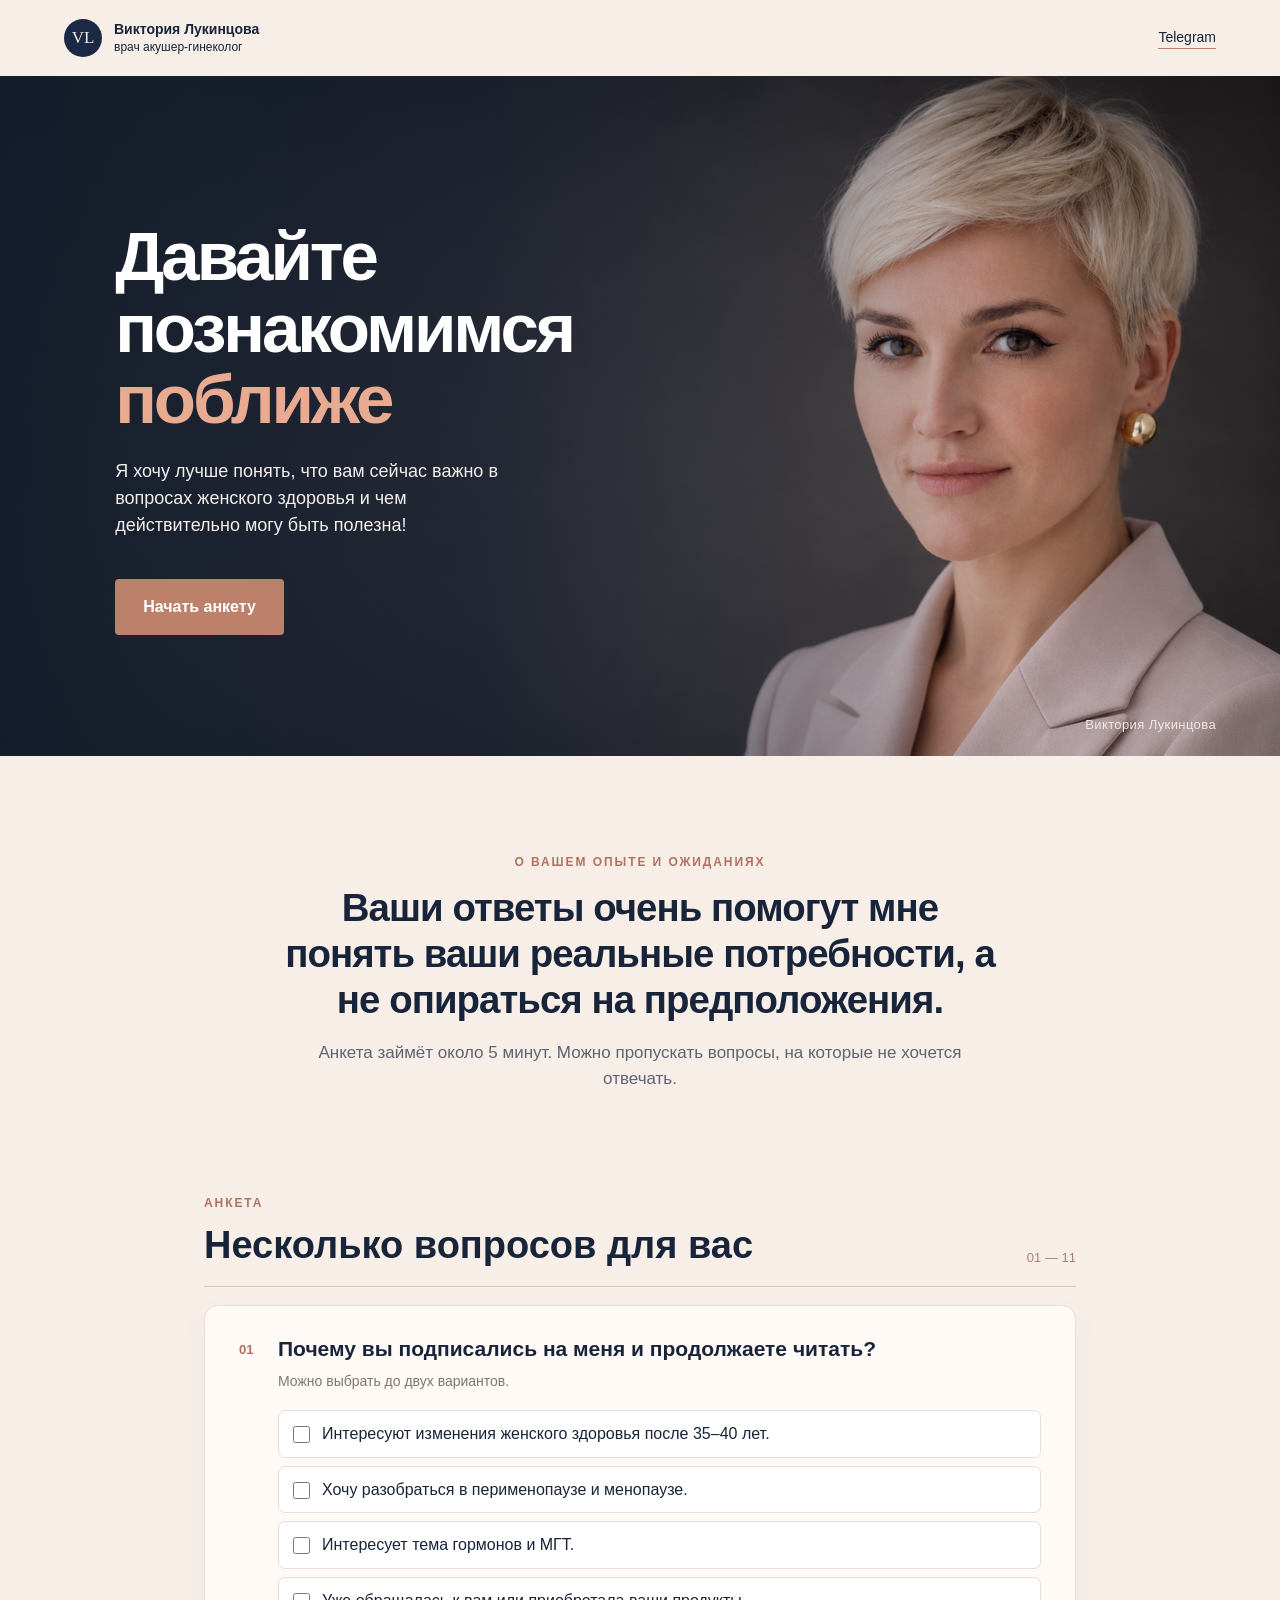
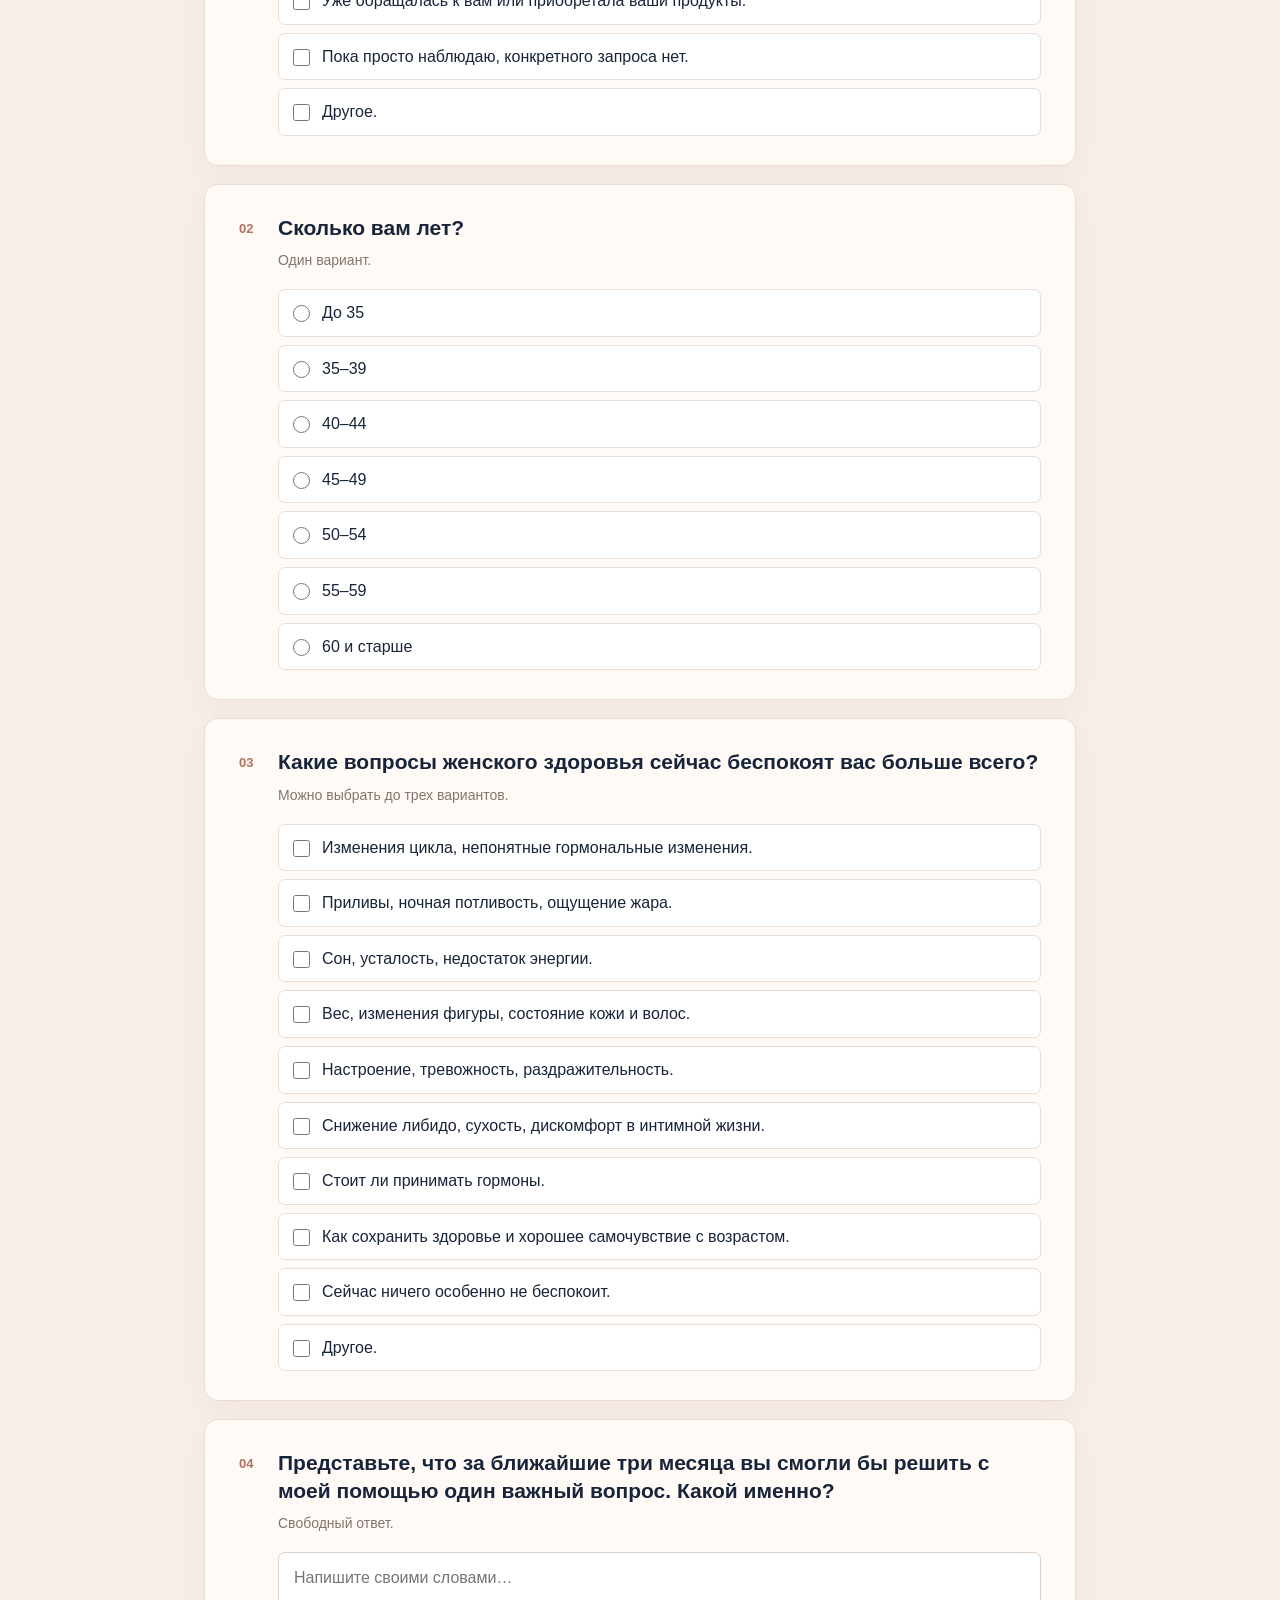
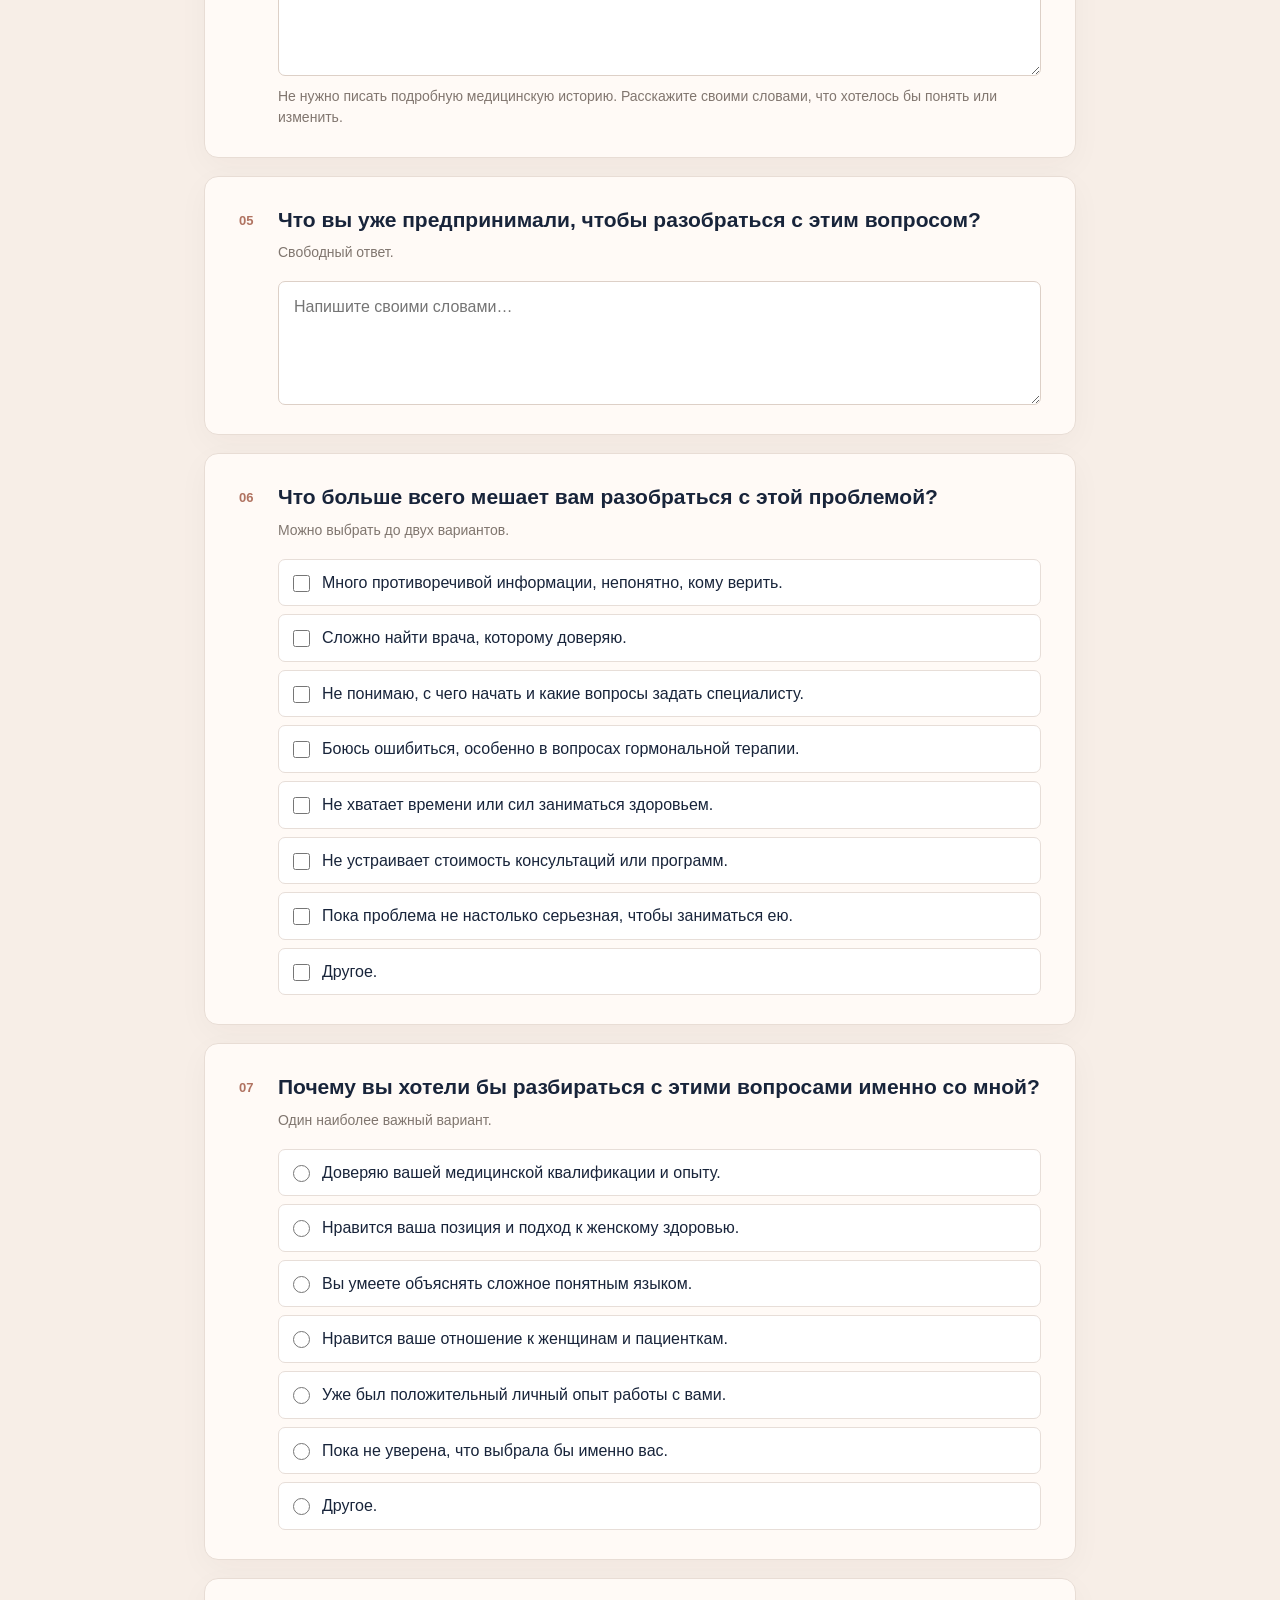
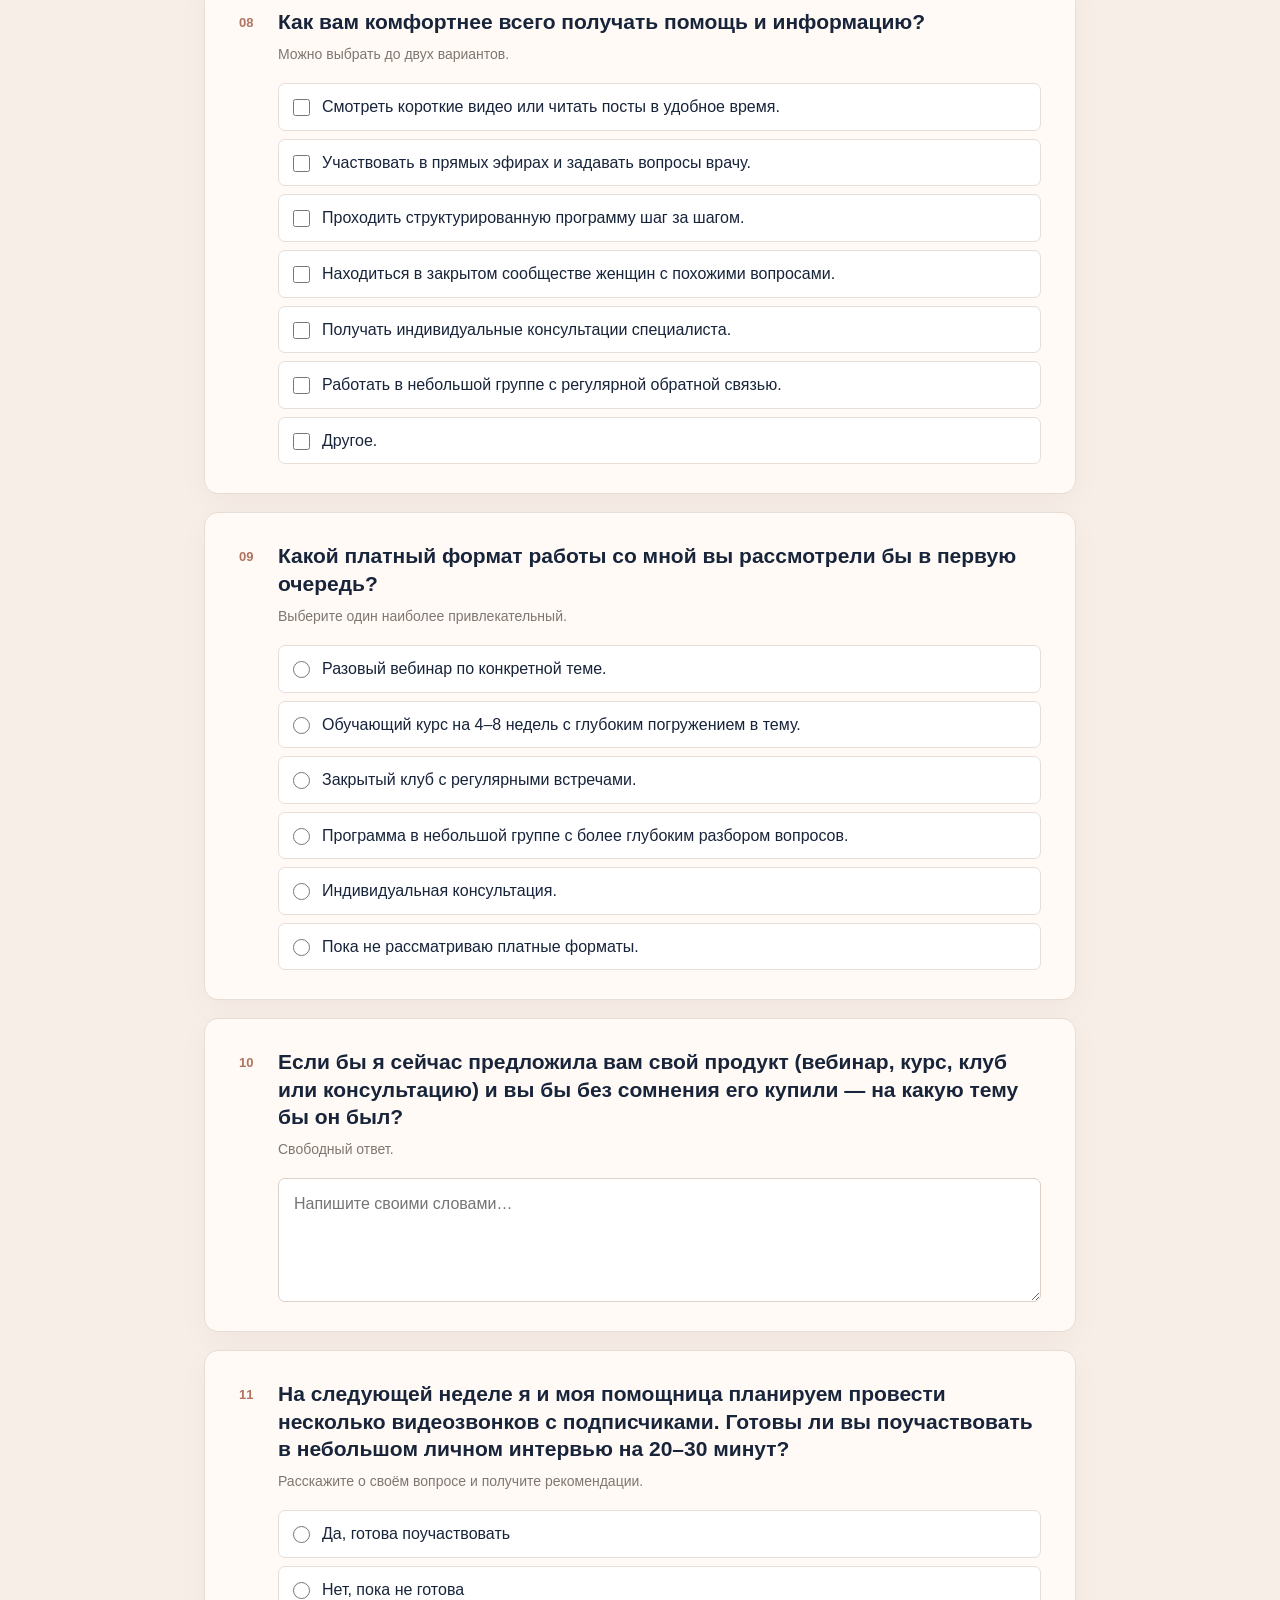
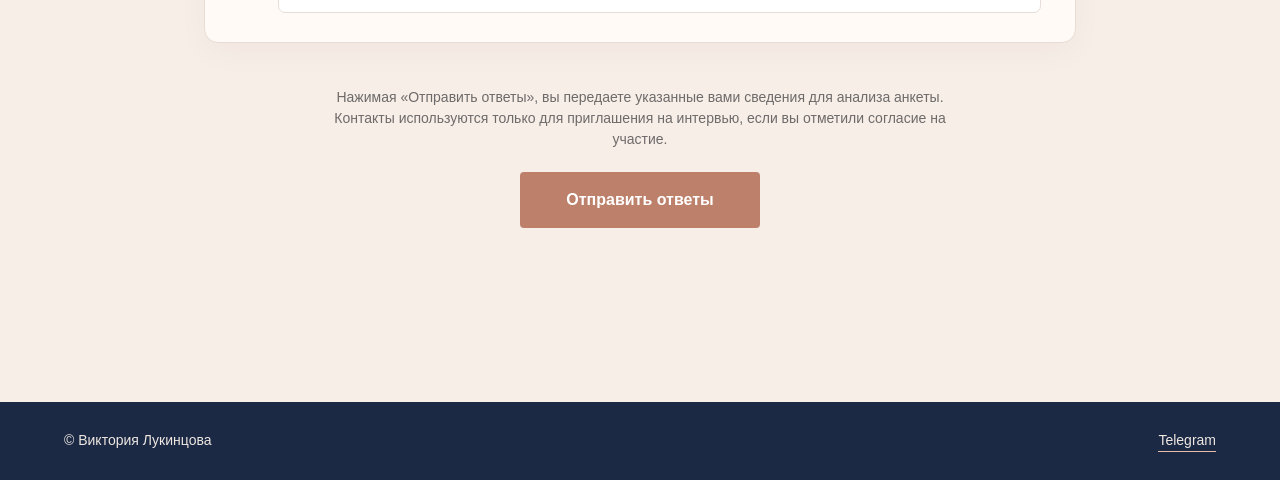
<file: index.html>
<!doctype html>
<html lang="ru">
<head>
  <meta charset="utf-8">
  <meta name="viewport" content="width=device-width,initial-scale=1">
  <meta name="theme-color" content="#f5ebe3">
  <meta name="description" content="Анкета о женском здоровье от врача акушера-гинеколога Виктории Лукинцовой.">
  <title>Давайте познакомимся поближе — Виктория Лукинцова</title>
  <link rel="stylesheet" href="style.css?v=survey-20261126-6">
</head>
<body>
  <header class="topbar"><a class="brand" href="#top"><span class="monogram">VL</span><span>Виктория Лукинцова<small>врач акушер-гинеколог</small></span></a><a class="toplink" href="https://t.me/tvoigynecolog" target="_blank" rel="noopener">Telegram</a></header>
  <main id="top">
    <section class="hero" aria-labelledby="hero-title">
      <div class="hero-photo" aria-hidden="true"></div><div class="hero-shade" aria-hidden="true"></div>
      <div class="hero-content"><h1 id="hero-title">Давайте<br>познакомимся<br><em>поближе</em></h1><p>Я хочу лучше понять, что вам сейчас важно в вопросах женского здоровья и чем действительно могу быть полезна!</p><a class="primary hero-cta" href="#survey">Начать анкету</a></div>
      <div class="hero-signature">Виктория Лукинцова</div>
    </section>
    <section class="intro"><p class="kicker">О вашем опыте и ожиданиях</p><h2>Ваши ответы очень помогут мне понять ваши реальные потребности, а не опираться на предположения.</h2><p>Анкета займёт около 5 минут. Можно пропускать вопросы, на которые не хочется отвечать.</p></section>
    <section class="survey-shell" id="survey" aria-labelledby="survey-title"><div class="survey-top"><div><p class="kicker">Анкета</p><h2 id="survey-title">Несколько вопросов для вас</h2></div><span>01 — 11</span></div>
      <form id="survey-form" novalidate><div id="questions"></div><div class="submit-panel"><p>Нажимая «Отправить ответы», вы передаете указанные вами сведения для анализа анкеты. Контакты используются только для приглашения на интервью, если вы отметили согласие на участие.</p><button class="primary" type="submit" id="submit-button">Отправить ответы</button><div id="form-status" role="status" aria-live="polite"></div></div></form>
      <section id="thank-you" class="thank-you" hidden tabindex="-1"><div class="thank-icon">✓</div><p class="kicker">Спасибо за участие</p><h2>Ваши ответы отправлены</h2><p>Вы помогли мне лучше понять, какие темы и форматы будут вам полезны.</p><div class="gift"><span>Подарок за участие</span><strong>Навигатор женского здоровья 35+</strong><p id="gift-pending">Ссылка на гайд появится здесь позже. Сохраните страницу, чтобы вернуться к ней.</p><a id="gift-link" class="primary" href="#" hidden>Читать гайд на сайте</a></div></section>
    </section>
  </main>
  <footer><span>© Виктория Лукинцова</span><a href="https://t.me/tvoigynecolog" target="_blank" rel="noopener">Telegram</a></footer>
  <iframe name="survey-sink" id="survey-sink" title="Отправка анкеты" hidden></iframe>
  <script src="config.js?v=guide-online-20261126-5"></script><script src="script.js?v=survey-20261126-5"></script>
</body>
</html>
</file>
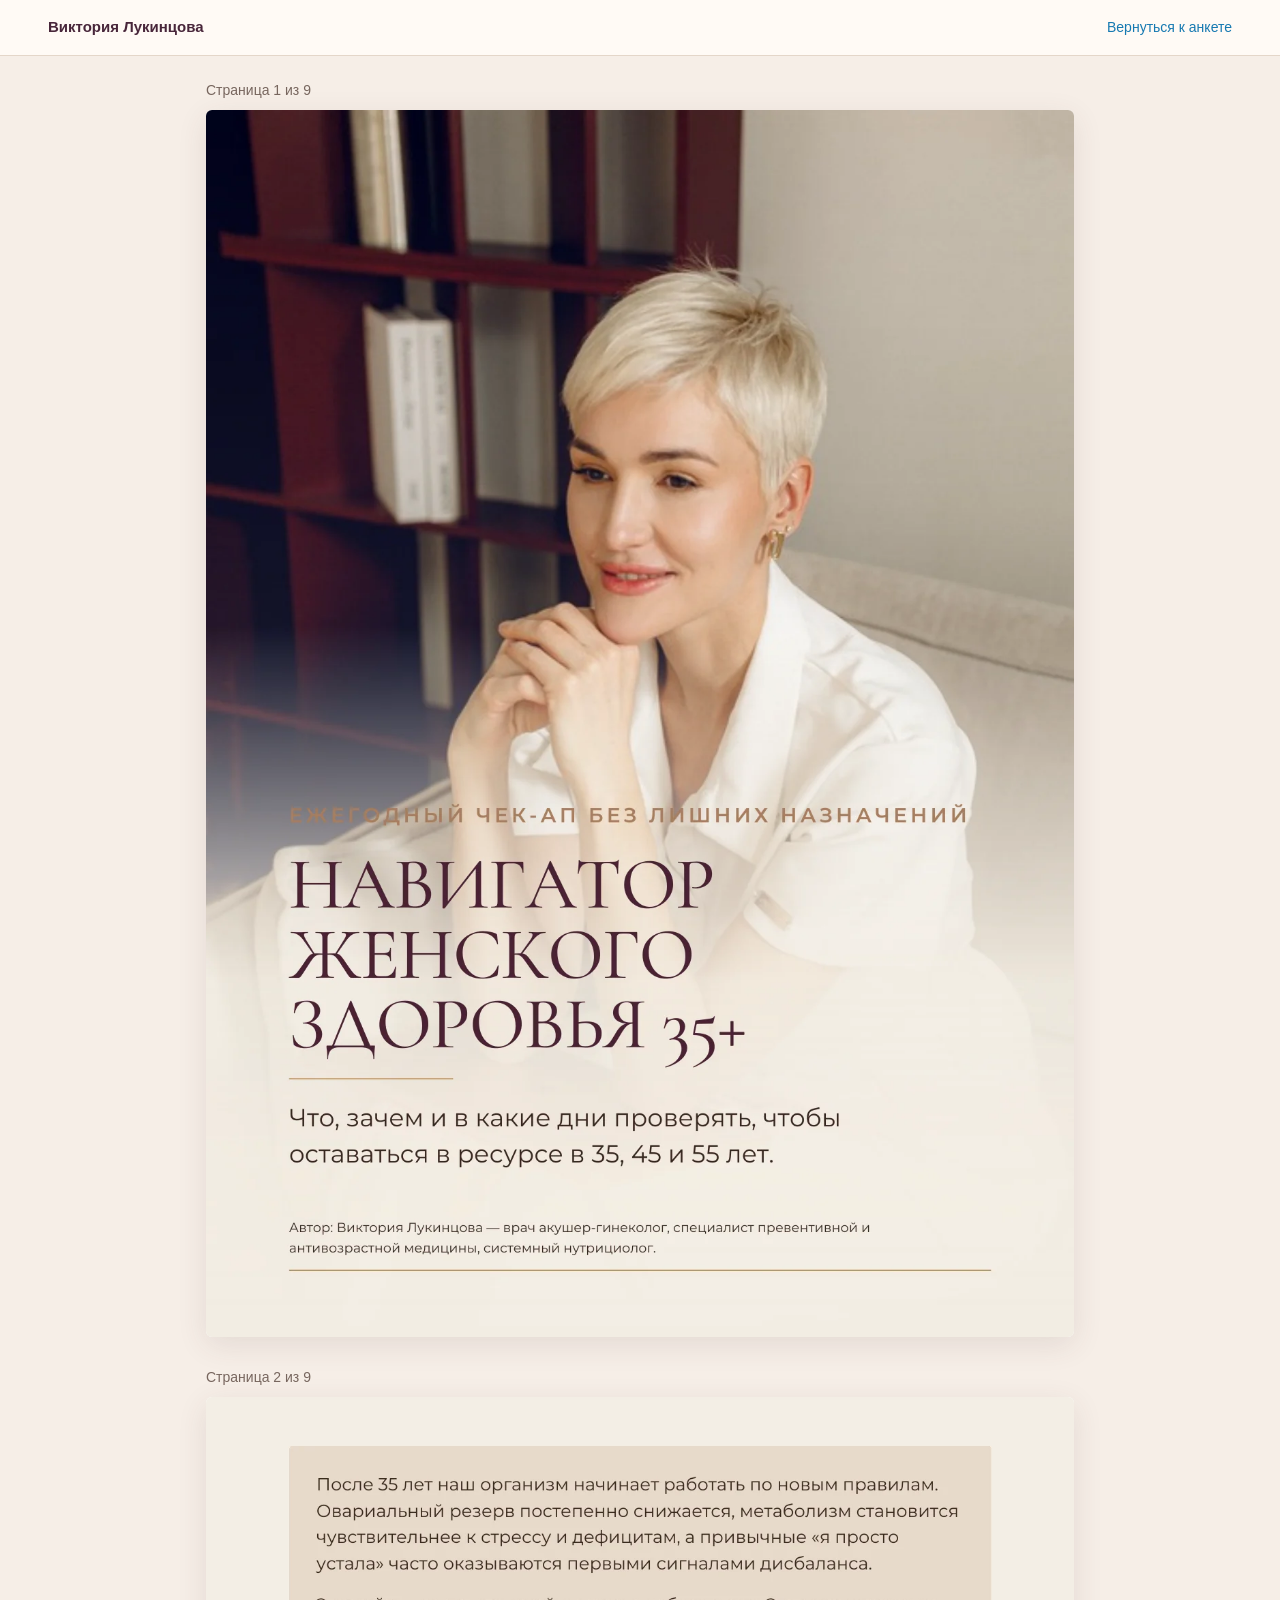
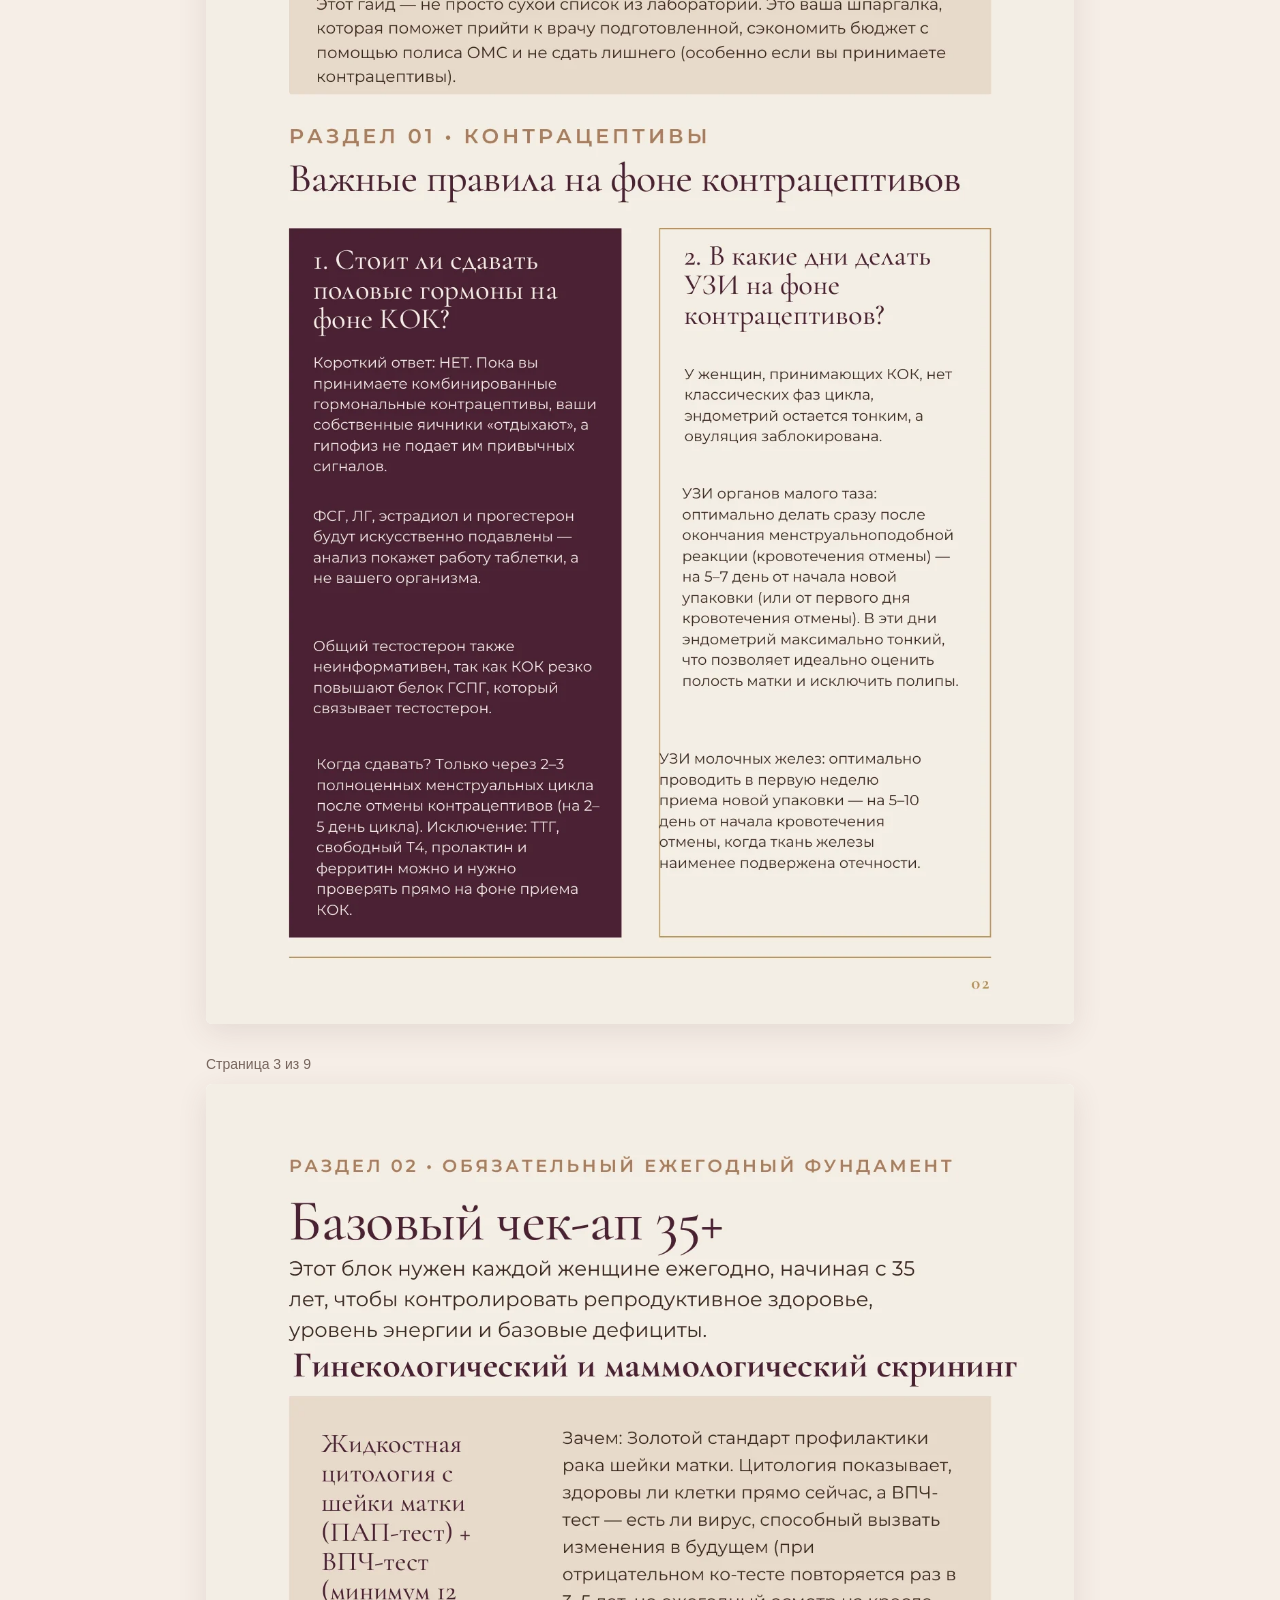
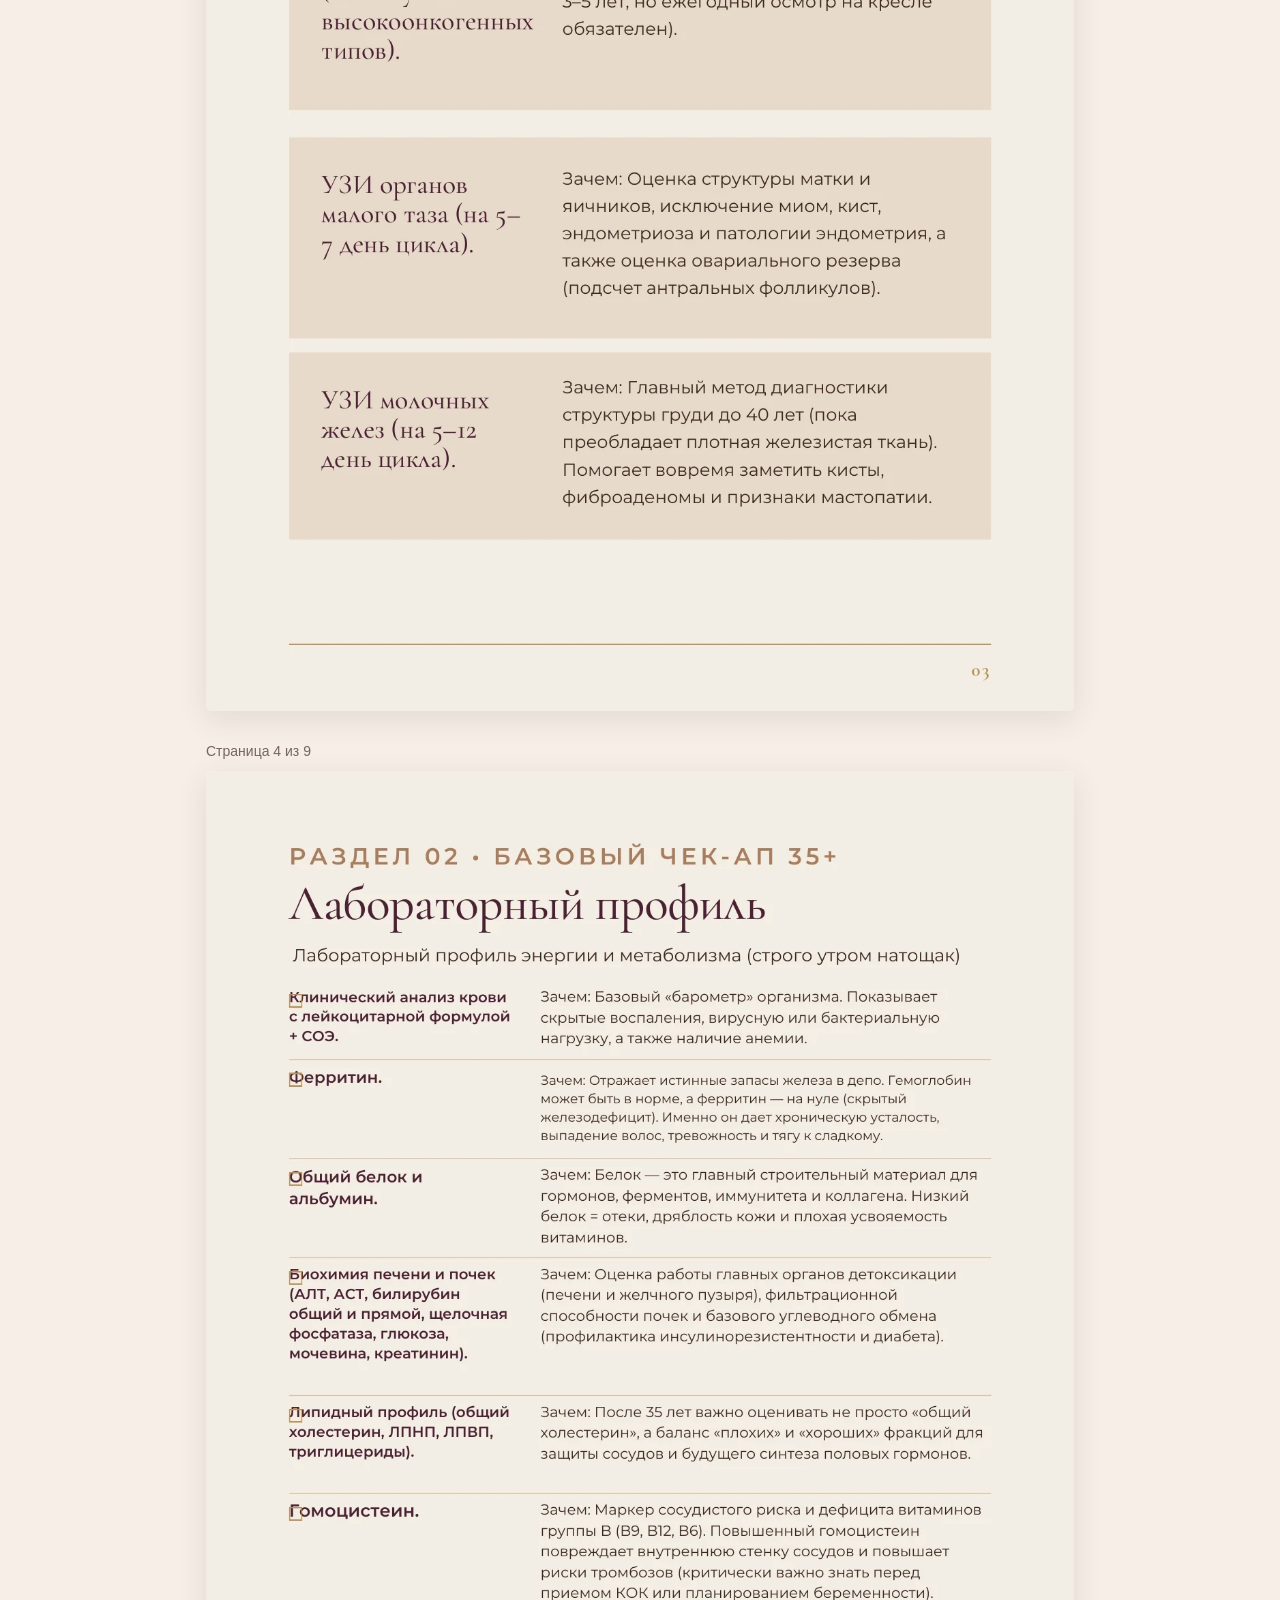
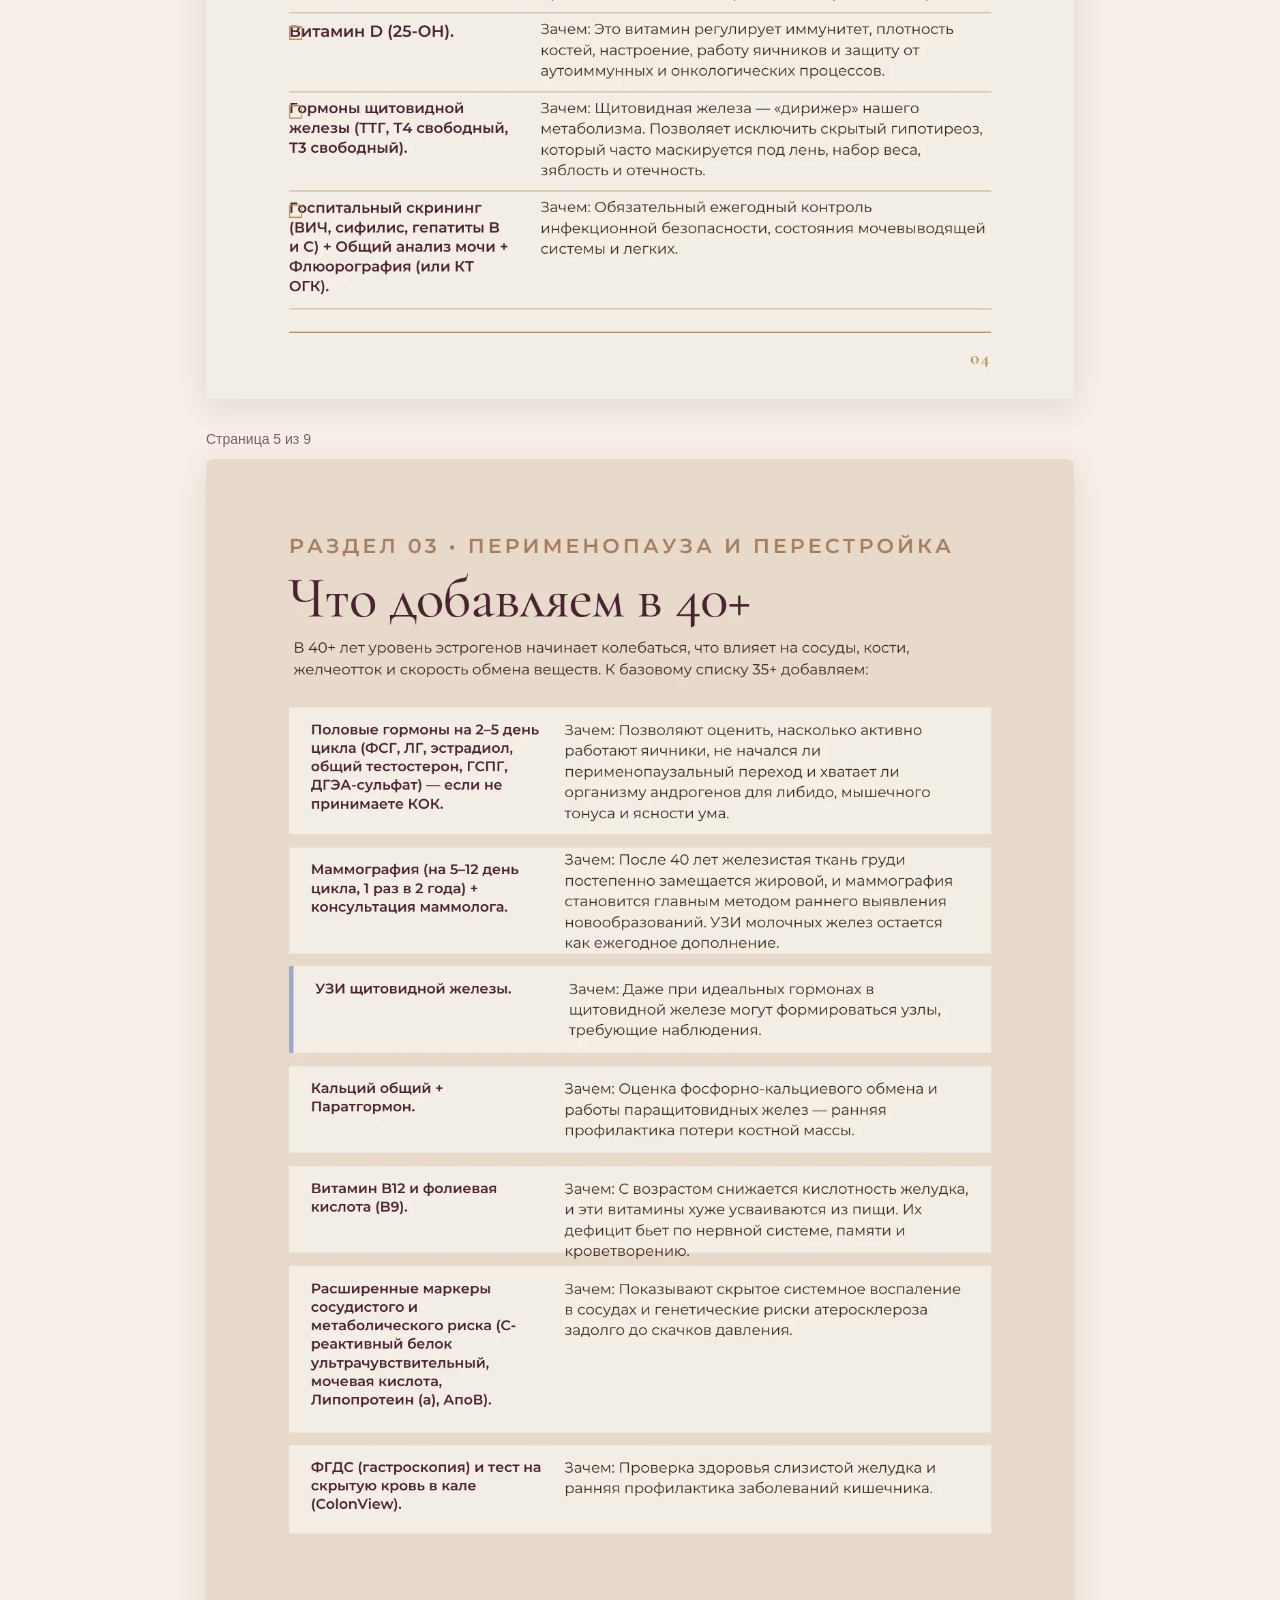
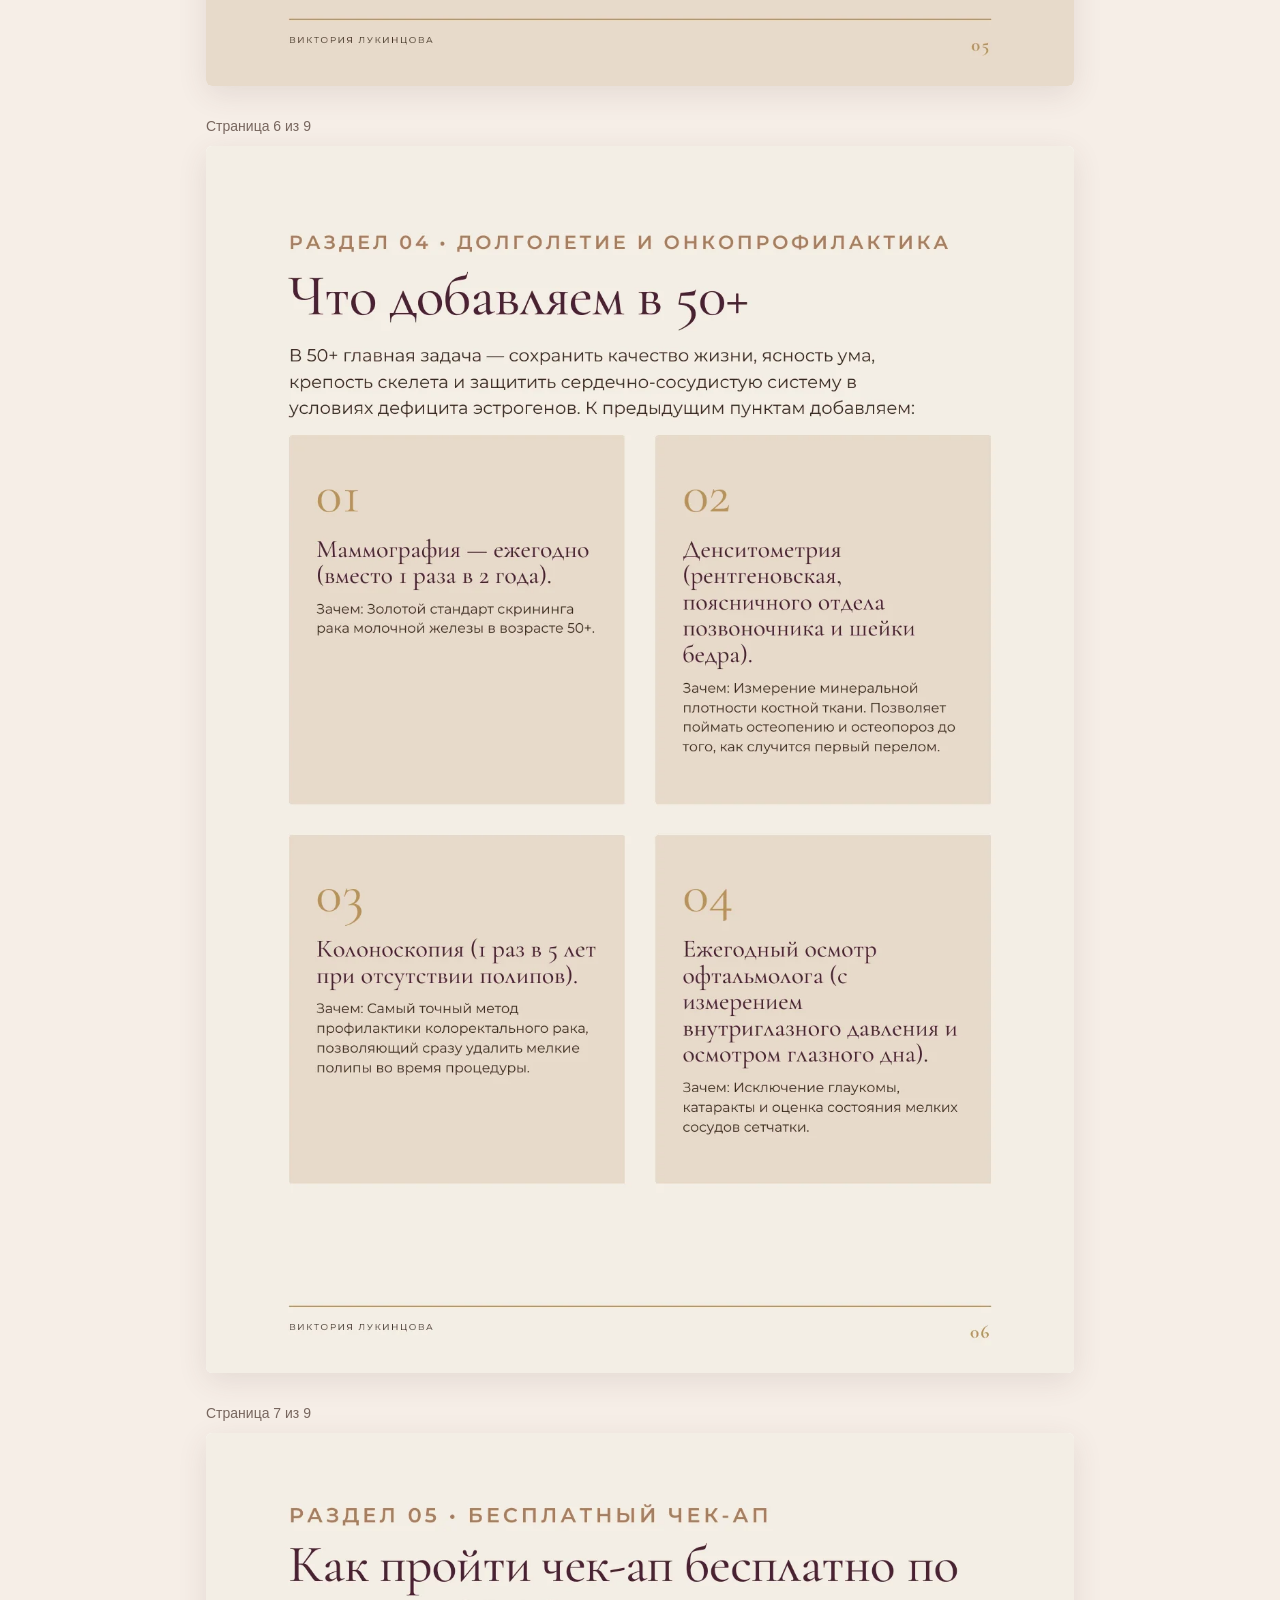
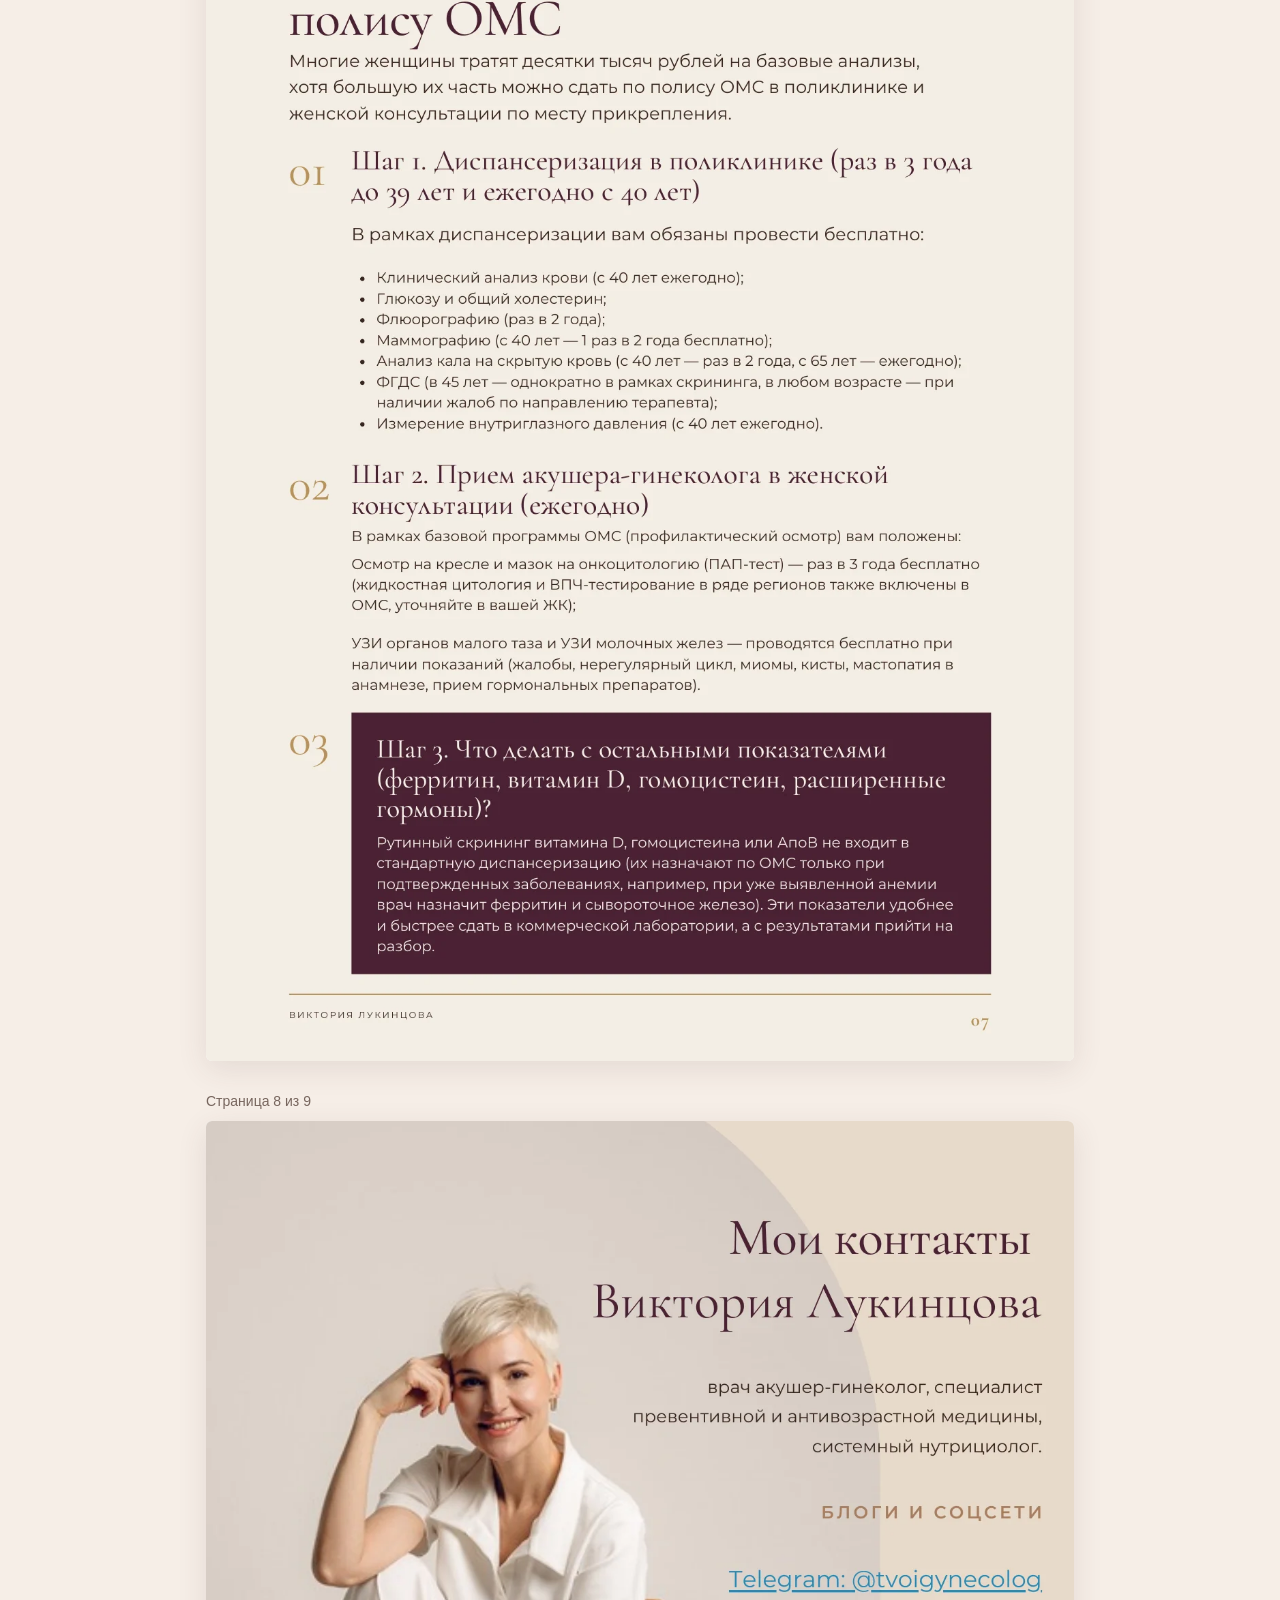
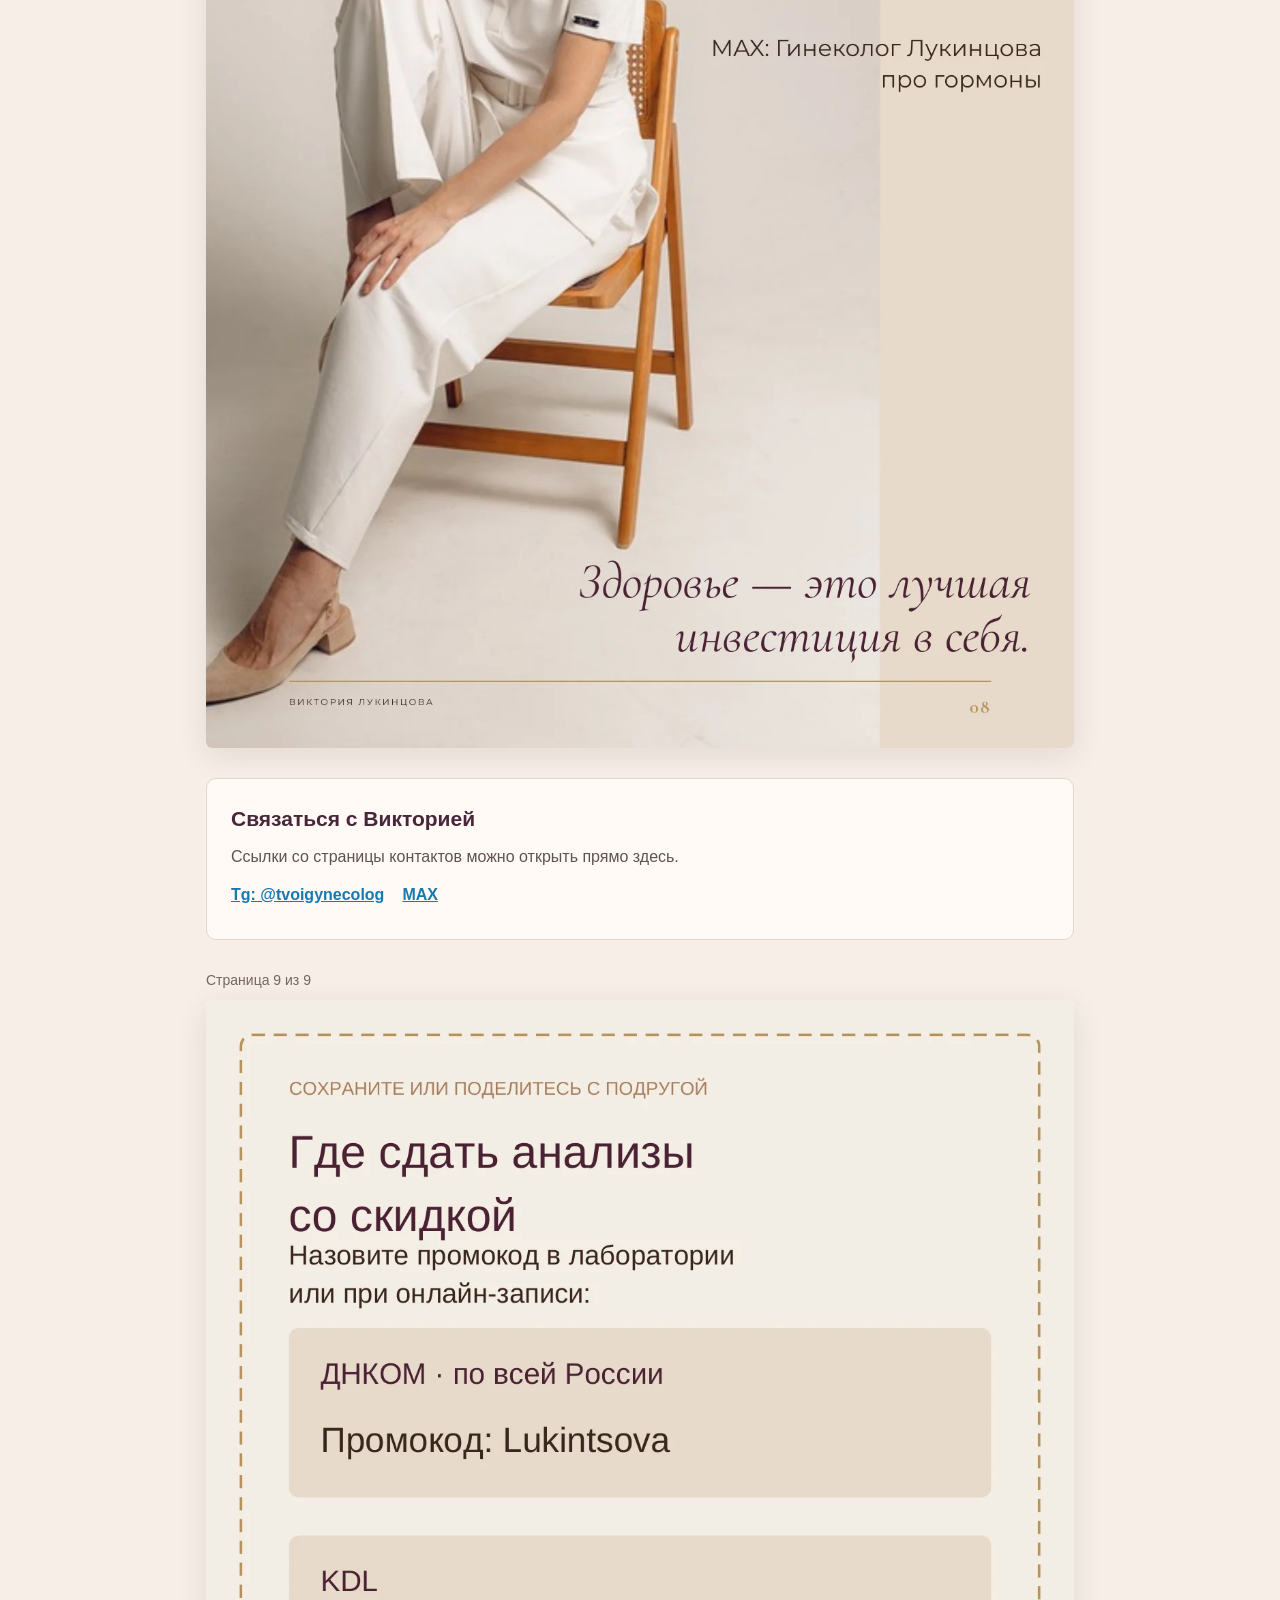
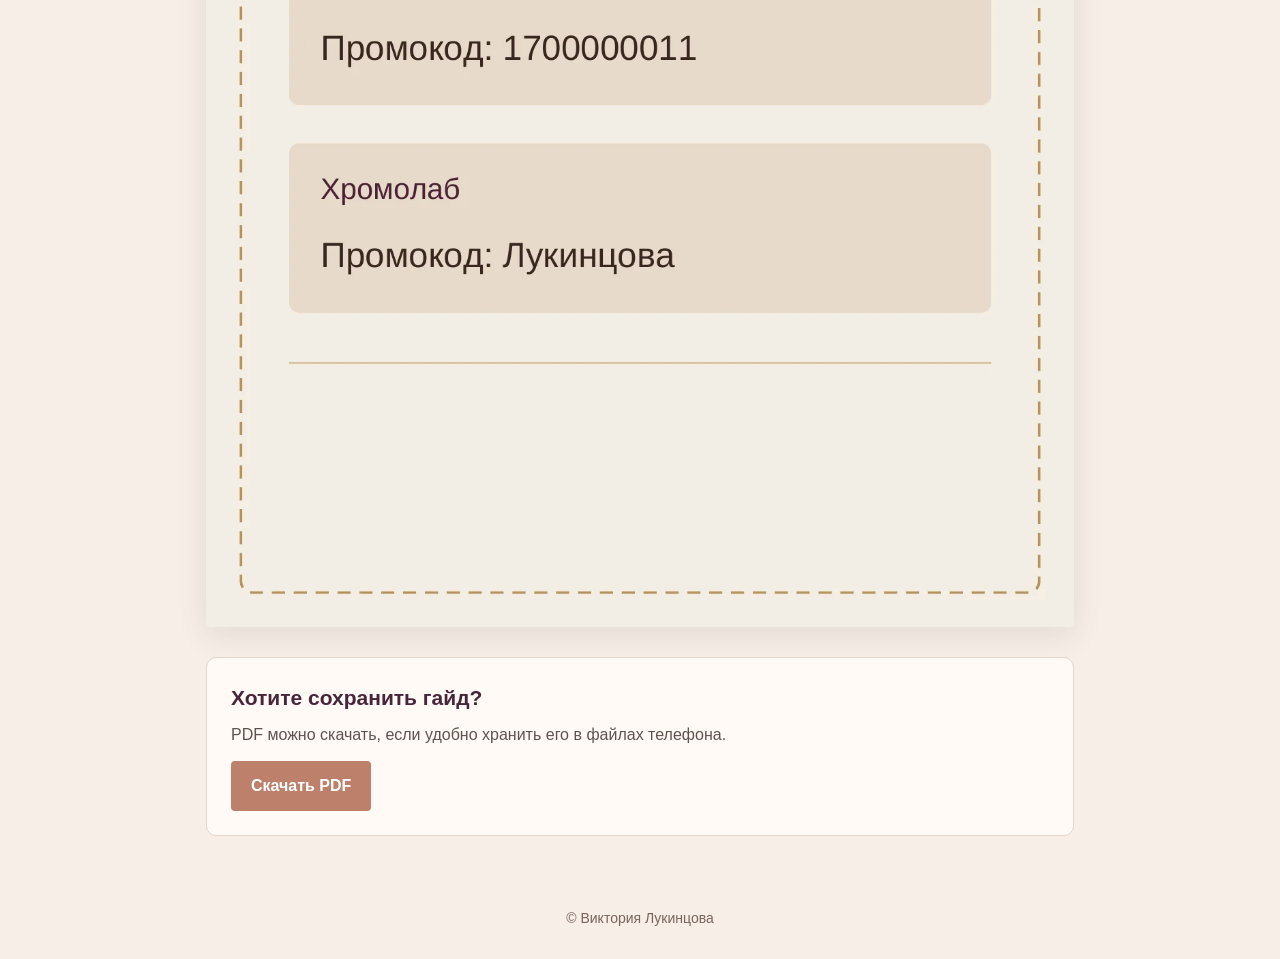
<file: guide.html>
<!doctype html>
<html lang="ru">
<head>
  <meta charset="utf-8">
  <meta name="viewport" content="width=device-width, initial-scale=1">
  <meta name="theme-color" content="#f5ebe3">
  <meta name="description" content="Навигатор женского здоровья 35+ от Виктории Лукинцовой. Читайте гайд прямо на сайте.">
  <title>Навигатор женского здоровья 35+ — Виктория Лукинцова</title>
  <style>
    :root{font-family:Arial,Helvetica,sans-serif;color:#48263a;background:#f6eee7;font-size:16px;line-height:1.5}
    *{box-sizing:border-box}body{margin:0}a{color:#1679b1}a:focus-visible{outline:3px solid #1679b1;outline-offset:4px}
    .topbar{padding:16px clamp(18px,4vw,48px);background:#fffaf5;border-bottom:1px solid #e4d6c9;display:flex;align-items:center;justify-content:space-between;gap:16px}
    .brand{font-weight:700;text-decoration:none;color:#48263a;font-size:15px}.back{font-size:14px;text-decoration:none}
    main{max-width:900px;margin:0 auto;padding:24px 16px 72px}
    figure{margin:0 0 30px}figcaption{font-size:14px;color:#77665e;margin:0 0 9px}
    .page{display:block;background:#fff;border-radius:6px;box-shadow:0 8px 30px #503b341c;overflow:hidden}
    .page img{display:block;width:100%;height:auto}.page:hover{outline:2px solid #c69b78}
    .contacts,.save{background:#fffaf5;border:1px solid #e4d6c9;border-radius:10px;padding:24px;margin-top:24px}
    .contacts h2,.save h2{font-size:21px;margin:0 0 10px}.contacts p,.save p{margin:0 0 14px;color:#5f534f}
    .contacts a{display:inline-block;margin:0 18px 8px 0;font-weight:700}
    .save a{display:inline-block;background:#bd806b;color:#fff;text-decoration:none;padding:13px 20px;border-radius:4px;font-weight:700}
    footer{text-align:center;color:#77665e;font-size:14px;padding:0 16px 30px}
    @media(max-width:600px){.topbar{padding:14px 18px}.brand{max-width:180px}.back{text-align:right}main{padding:18px 10px 56px}figcaption{padding-left:8px}figure{margin-bottom:22px}.contacts,.save{margin:22px 8px 0}}
  </style>
</head>
<body>
  <header class="topbar"><span class="brand">Виктория Лукинцова</span><a class="back" href="./">Вернуться к анкете</a></header>
  <main>
    <figure><figcaption>Страница 1 из 9</figcaption><a class="page" href="guide-page-01.webp" target="_blank" rel="noopener" aria-label="Увеличить страницу 1"><img src="guide-page-01.webp" width="1273" height="1800" alt="Обложка: Навигатор женского здоровья 35+" fetchpriority="high"></a></figure>
    <figure><figcaption>Страница 2 из 9</figcaption><a class="page" href="guide-page-02.webp" target="_blank" rel="noopener" aria-label="Увеличить страницу 2"><img src="guide-page-02.webp" width="1273" height="1800" alt="Введение в навигатор женского здоровья" loading="lazy" decoding="async"></a></figure>
    <figure><figcaption>Страница 3 из 9</figcaption><a class="page" href="guide-page-03.webp" target="_blank" rel="noopener" aria-label="Увеличить страницу 3"><img src="guide-page-03.webp" width="1273" height="1800" alt="Базовый ежегодный чек-ап 35+" loading="lazy" decoding="async"></a></figure>
    <figure><figcaption>Страница 4 из 9</figcaption><a class="page" href="guide-page-04.webp" target="_blank" rel="noopener" aria-label="Увеличить страницу 4"><img src="guide-page-04.webp" width="1273" height="1800" alt="Лабораторный профиль и обследования" loading="lazy" decoding="async"></a></figure>
    <figure><figcaption>Страница 5 из 9</figcaption><a class="page" href="guide-page-05.webp" target="_blank" rel="noopener" aria-label="Увеличить страницу 5"><img src="guide-page-05.webp" width="1273" height="1800" alt="Что добавить к проверкам после 40 лет" loading="lazy" decoding="async"></a></figure>
    <figure><figcaption>Страница 6 из 9</figcaption><a class="page" href="guide-page-06.webp" target="_blank" rel="noopener" aria-label="Увеличить страницу 6"><img src="guide-page-06.webp" width="1273" height="1800" alt="Что добавить к проверкам после 50 лет" loading="lazy" decoding="async"></a></figure>
    <figure><figcaption>Страница 7 из 9</figcaption><a class="page" href="guide-page-07.webp" target="_blank" rel="noopener" aria-label="Увеличить страницу 7"><img src="guide-page-07.webp" width="1273" height="1800" alt="Как пройти чек-ап бесплатно по полису ОМС" loading="lazy" decoding="async"></a></figure>
    <figure><figcaption>Страница 8 из 9</figcaption><a class="page" href="guide-page-08.webp" target="_blank" rel="noopener" aria-label="Увеличить страницу 8"><img src="guide-page-08.webp" width="1273" height="1800" alt="Контакты Виктории Лукинцовой" loading="lazy" decoding="async"></a></figure>
    <section class="contacts"><h2>Связаться с Викторией</h2><p>Ссылки со страницы контактов можно открыть прямо здесь.</p><a href="https://t.me/tvoigynecolog" target="_blank" rel="noopener">Tg: @tvoigynecolog</a><a href="https://web.max.ru/-71280368675411" target="_blank" rel="noopener">MAX</a></section>
    <figure style="margin-top:30px"><figcaption>Страница 9 из 9</figcaption><a class="page" href="guide-page-09.webp" target="_blank" rel="noopener" aria-label="Увеличить страницу 9"><img src="guide-page-09.webp" width="1273" height="1800" alt="Промокоды лабораторий для скидки на анализы" loading="lazy" decoding="async"></a></figure>
    <section class="save"><h2>Хотите сохранить гайд?</h2><p>PDF можно скачать, если удобно хранить его в файлах телефона.</p><a href="navigator-zhenskogo-zdorovya-35plus.pdf?v=20261126-3" download="navigator-zhenskogo-zdorovya-35plus.pdf">Скачать PDF</a></section>
  </main>
  <footer>© Виктория Лукинцова</footer>
</body>
</html>
</file>
<file: style.css>
:root{font-family:Arial,Helvetica,sans-serif;color:#18243a;background:#f7eee7;font-size:16px;line-height:1.5}*{box-sizing:border-box}html{scroll-behavior:smooth}body{margin:0}button,input,textarea{font:inherit}button,a{touch-action:manipulation}a{color:inherit}button{cursor:pointer}.topbar{height:76px;display:flex;align-items:center;justify-content:space-between;padding:0 clamp(20px,5vw,72px);background:#f7eee7}.brand{text-decoration:none;display:flex;gap:12px;align-items:center;font-size:14px;font-weight:700;line-height:1.1}.brand small{display:block;font-size:12px;font-weight:400;margin-top:4px}.monogram{height:38px;width:38px;border-radius:50%;background:#1b2945;color:#f7eee7;display:grid;place-items:center;font-family:Georgia,serif;font-weight:400;font-size:17px}.toplink{text-decoration:none;border-bottom:1px solid #bd806b;font-size:14px}.hero{min-height:min(680px,83vw);position:relative;overflow:hidden;background:#1c2638;color:white;display:flex;align-items:center}.hero-photo{position:absolute;inset:0;background:url('hero.png') center/cover no-repeat}.hero-shade{position:absolute;inset:0;background:linear-gradient(90deg,rgba(19,28,44,.92) 0%,rgba(19,28,44,.77) 38%,rgba(19,28,44,.1) 78%)}.hero-content{position:relative;z-index:1;width:min(620px,70%);padding:80px clamp(24px,9vw,140px)}.eyebrow,.kicker{text-transform:uppercase;letter-spacing:.16em;font-size:12px;font-weight:700}.eyebrow{color:#e7bca6}.hero h1{font-size:clamp(44px,5.4vw,82px);line-height:1.04;letter-spacing:-.045em;margin:24px 0 22px;font-weight:700}.hero h1 em{font-style:normal;color:#e8ab91}.hero-content>p:not(.eyebrow){font-size:18px;max-width:450px;color:#f4efed}.primary{border:0;border-radius:4px;background:#bd806b;color:white;padding:16px 28px;text-decoration:none;font-weight:700;display:inline-block;text-align:center;transition:background .2s}.primary:hover,.primary:focus-visible{background:#9e6352}.hero-cta{margin-top:22px}.hero-signature{position:absolute;right:5vw;bottom:22px;font-size:13px;color:#eee9e4;letter-spacing:.03em}.intro{text-align:center;max-width:760px;margin:0 auto;padding:85px 24px 74px}.kicker{color:#b07361}.intro h2{font-size:clamp(27px,3vw,40px);line-height:1.2;letter-spacing:-.025em;margin:14px 0}.intro>p:last-child{color:#5f6470;font-size:17px}.survey-shell{max-width:920px;margin:0 auto 110px;padding:0 24px}.survey-top{display:flex;justify-content:space-between;align-items:end;border-bottom:1px solid #d8c9bd;margin-bottom:12px;padding-bottom:18px}.survey-top h2{font-size:clamp(26px,3vw,38px);margin:8px 0 0;line-height:1.15}.survey-top>span{color:#a78273;font-size:13px}.question{background:#fffaf6;border:1px solid #e8ddd5;border-radius:14px;margin:18px 0;padding:29px 34px;box-shadow:0 9px 32px rgba(64,42,30,.035)}.q-head{display:flex;gap:19px;align-items:start}.q-number{font-size:13px;color:#b07361;font-weight:700;padding-top:5px;min-width:20px}.q-title{font-size:21px;line-height:1.3;margin:0;font-weight:700}.q-hint{font-size:14px;color:#80766f;margin:9px 0 18px 39px}.options{display:grid;gap:8px;margin-left:39px}.option{position:relative;display:flex;align-items:flex-start;gap:12px;padding:12px 14px;border:1px solid #e7ded8;border-radius:7px;background:#fff;cursor:pointer;line-height:1.35}.option:hover{border-color:#bd806b}.option input{accent-color:#ad6d5b;flex:0 0 auto;margin:3px 0 0;width:17px;height:17px}.option:has(input:checked){border-color:#bd806b;background:#fbf2ec}.other-field{margin:10px 0 0 39px}.text-field,.text-area{display:block;width:calc(100% - 39px);margin-left:39px;border:1px solid #ddd0c7;border-radius:7px;background:white;padding:13px 15px;color:#18243a;outline:none}.text-field:focus,.text-area:focus{border-color:#b07361;box-shadow:0 0 0 3px #b0736122}.text-area{min-height:110px;resize:vertical}.field-note{font-size:14px;color:#81766f;margin:10px 0 0 39px}.contact-fields{margin:18px 0 0 39px;display:grid;grid-template-columns:repeat(2,minmax(0,1fr));gap:14px}.contact-fields label{font-size:14px;font-weight:700}.contact-fields input{margin:6px 0 0;width:100%}.submit-panel{padding:26px 10px;text-align:center}.submit-panel p{max-width:660px;margin:0 auto 22px;color:#6d6a6a;font-size:14px}.submit-panel button{min-width:240px}#form-status{min-height:24px;margin-top:14px;color:#9b4f43;font-size:14px}.thank-you{text-align:center;background:#fffaf6;padding:70px 24px;border-radius:14px}.thank-icon{margin:auto;background:#d7b9a8;color:#fff;border-radius:50%;width:44px;height:44px;display:grid;place-items:center;font-size:24px}.thank-you h2{font-size:36px;margin:12px 0}.thank-you>p{color:#64636b}.gift{max-width:440px;margin:35px auto 0;padding:28px;background:#f7eee7;border:1px solid #e4d4c9;border-radius:8px}.gift span{font-size:12px;letter-spacing:.12em;text-transform:uppercase;color:#b07361}.gift strong{display:block;font-size:23px;margin:8px 0}.gift p{color:#6b6670;font-size:14px}.gift .primary{margin-top:8px}footer{background:#1b2945;color:#eee7e1;display:flex;justify-content:space-between;padding:28px clamp(20px,5vw,72px);font-size:14px}footer a{text-decoration:none;border-bottom:1px solid #e7bca6}@media(max-width:700px){.topbar{height:65px}.hero{min-height:690px;align-items:flex-end}.hero-photo{background-position:62% center}.hero-shade{background:linear-gradient(0deg,rgba(19,28,44,.96) 0%,rgba(19,28,44,.62) 55%,rgba(19,28,44,.08) 100%)}.hero-content{width:100%;padding:270px 24px 42px}.hero h1{font-size:49px}.hero-content>p:not(.eyebrow){font-size:16px}.hero-signature{top:18px;bottom:auto}.intro{padding:60px 24px}.question{padding:22px 18px}.q-head{gap:10px}.q-title{font-size:18px}.q-hint,.options,.other-field,.field-note{margin-left:30px}.text-field,.text-area{margin-left:30px;width:calc(100% - 30px)}.contact-fields{margin-left:30px;grid-template-columns:1fr}.survey-shell{padding:0 14px;margin-bottom:60px}.survey-top{padding:0 10px 18px}.survey-top>span{display:none}}

[hidden]{display:none!important}.contact-fields .text-field{margin-left:0;width:100%}.contact-note{grid-column:1/-1;margin:0;color:#6d6763;font-size:14px;line-height:1.5}
.contact-entry,.contact-methods,.contact-error{grid-column:1/-1}.contact-methods{margin-left:0}.contact-error{margin:0;color:#9b4f43;font-size:14px}
.contact-fields .contact-methods .option{align-items:center;min-width:0}.contact-fields .contact-methods .option input{flex:0 0 17px;width:17px;height:17px;margin:0}
</file>
